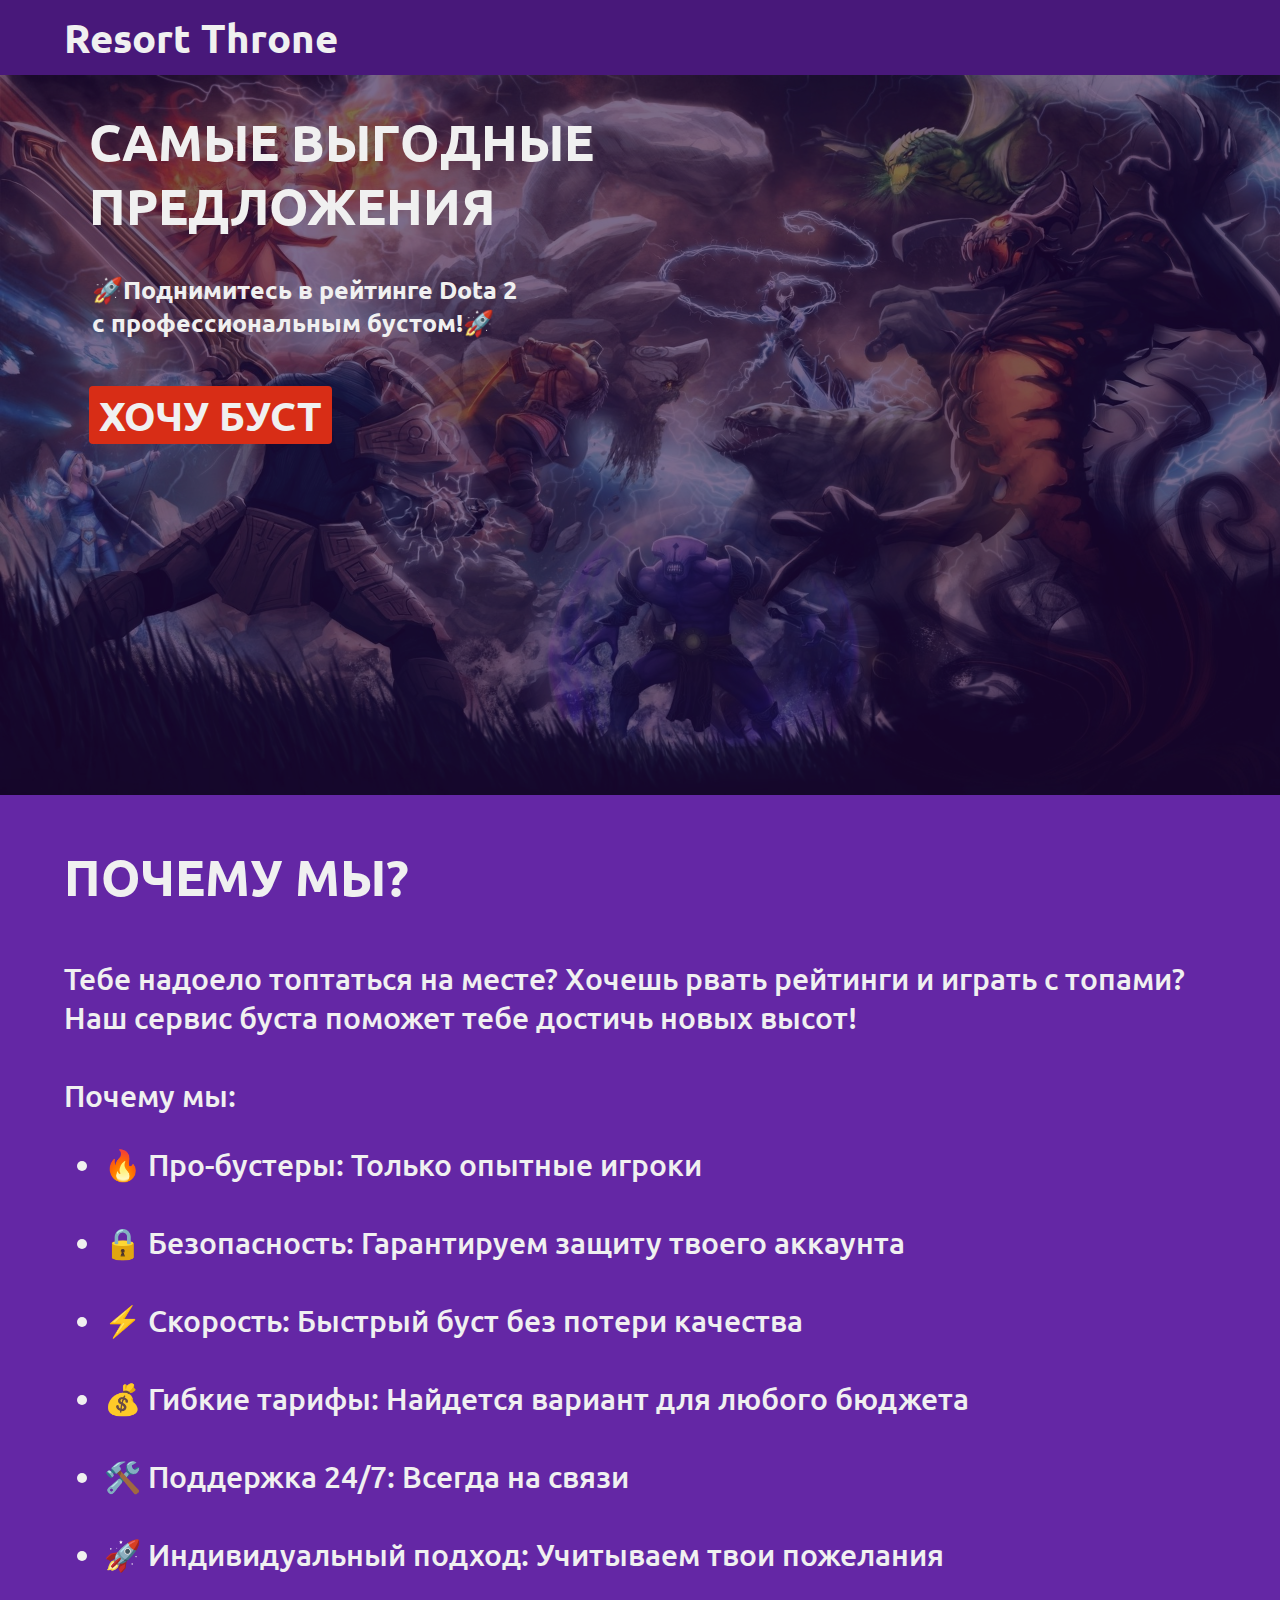
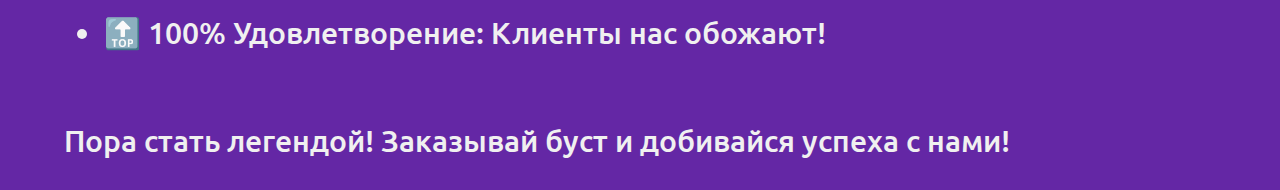
<file: index.html>
<!DOCTYPE html>
<html lang="en">
<head>
    <meta charset="UTF-8">
    <meta name="viewport" content="width=device-width, initial-scale=1.0">

    <link rel="shortcut icon" href="src/logo.jpg" type="image/x-icon">

    <link rel="preconnect" href="https://fonts.googleapis.com">
    <link rel="preconnect" href="https://fonts.gstatic.com" crossorigin>
    <link href="https://fonts.googleapis.com/css2?family=Ubuntu:ital,wght@0,300;0,400;0,500;0,700;1,300;1,400;1,500;1,700&display=swap" rel="stylesheet">
    
    <link rel="stylesheet" href="indexStyle.css">

    <title>Resort Throne - Буст рейтинга и аккаунтов Dota 2</title>
</head>
<body>
    <header>
        <div id="headerTitle">
            <p id="title">Resort Throne</p>
        </div>
    </header>

    <main>
        <div id="photoBackground"><img src="src/dota2photo.jpg" id="dota2photo" alt="dota 2 photo"></div>
        <div class="boostOption">
            <p id="boostText">САМЫЕ ВЫГОДНЫЕ<br>ПРЕДЛОЖЕНИЯ</p>
            <p id="boostAdText">
                🚀Поднимитесь в рейтинге Dota 2 <br> с профессиональным бустом!🚀
            </p>
            <a href="boost.html" id="boostButton">ХОЧУ БУСТ</a>
        </div>
    </main>

    <footer>
        <div>
            <p id="whyWe">ПОЧЕМУ МЫ?</p>
            <p class="textWhyWe">
                Тебе надоело топтаться на месте? Хочешь рвать рейтинги и играть с топами?<br>
                Наш сервис буста поможет тебе достичь новых высот!<br><br>
                Почему мы:
            </p>
            <ul class="textWhyWe">
                <li>🔥 Про-бустеры: Только опытные игроки</li><br>
                <li>🔒 Безопасность: Гарантируем защиту твоего аккаунта</li><br>
                <li>⚡ Скорость: Быстрый буст без потери качества</li><br>
                <li>💰 Гибкие тарифы: Найдется вариант для любого бюджета</li><br>
                <li>🛠️ Поддержка 24/7: Всегда на связи</li><br>
                <li>🚀 Индивидуальный подход: Учитываем твои пожелания</li><br>
                <li>🔝 100% Удовлетворение: Клиенты нас обожают!</li><br>
            </ul>
            <p class="textWhyWe">
                Пора стать легендой! Заказывай буст и добивайся успеха с нами!
            </p>
        </div>
    </footer>
</body>
</html>
</file>
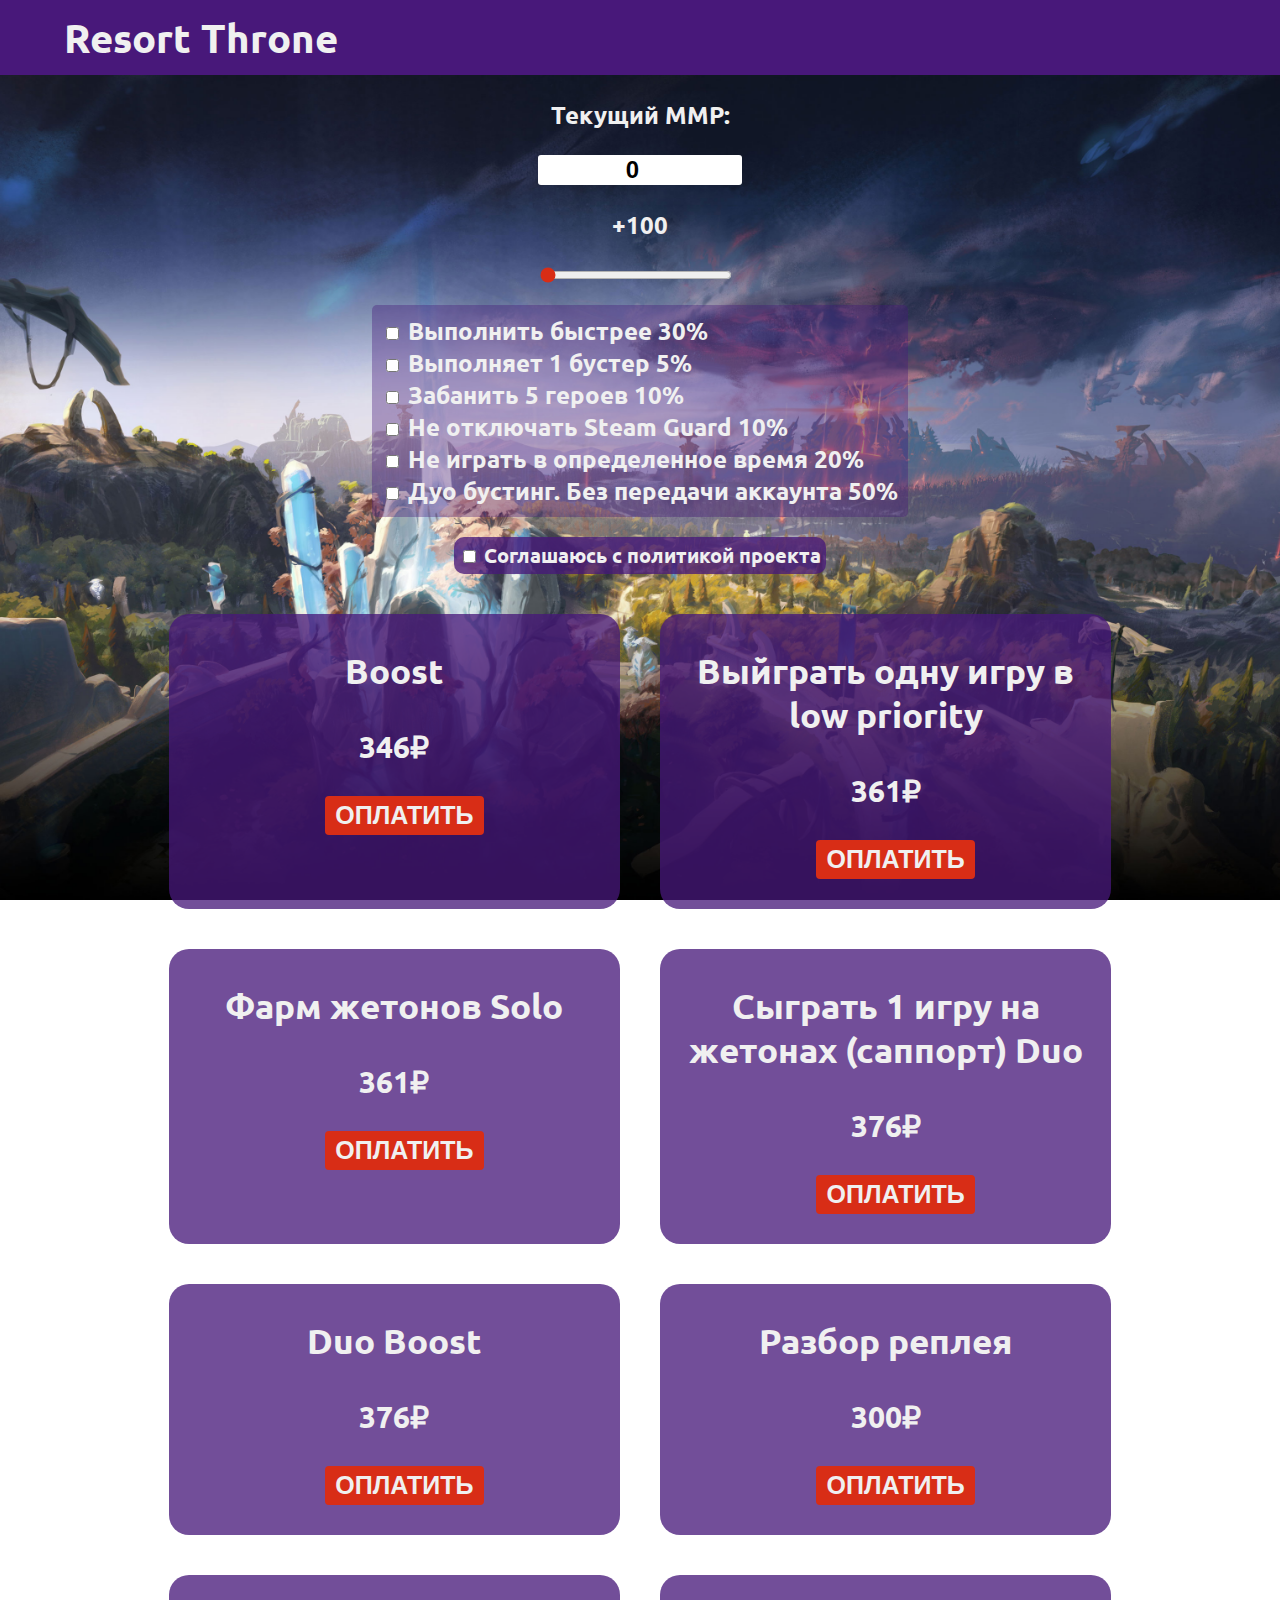
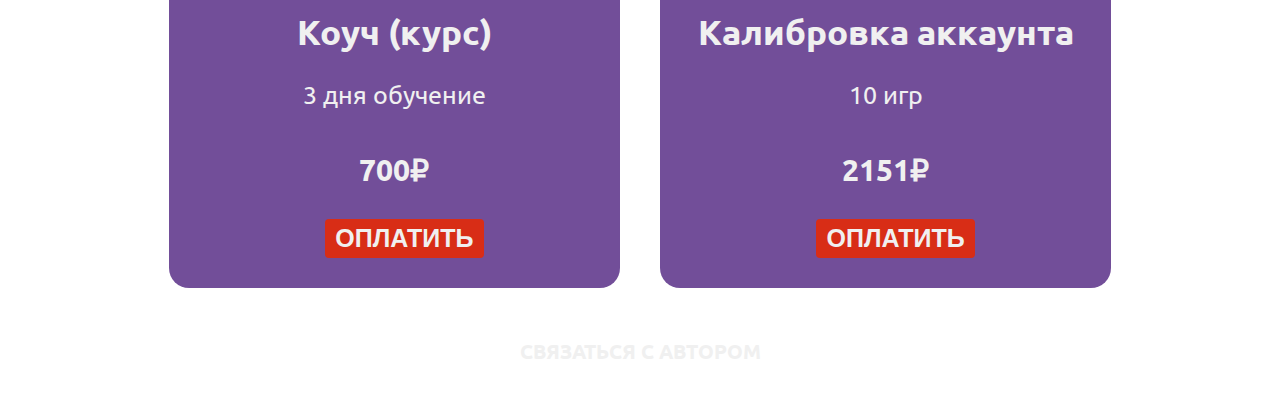
<file: boost.html>
<!DOCTYPE html>
<html lang="en">
<head>
    <meta charset="UTF-8">
    <meta name="viewport" content="width=device-width, initial-scale=1.0">

    <link rel="shortcut icon" href="src/logo.jpg" type="image/x-icon">

    <link rel="preconnect" href="https://fonts.googleapis.com">
    <link rel="preconnect" href="https://fonts.gstatic.com" crossorigin>
    <link href="https://fonts.googleapis.com/css2?family=Ubuntu:ital,wght@0,300;0,400;0,500;0,700;1,300;1,400;1,500;1,700&display=swap" rel="stylesheet">
    
    <link rel="stylesheet" href="boostStyle.css">
    
    <title>Resort Throne - Буст рейтинга и аккаунтов Dota 2</title>
</head>
<body onclick="controll()">
    <header>
        <div id="headerTitle">
            <p id="title">Resort Throne</p>
        </div>
    </header>

    <main>
        <div class="rating">
            <p id="playerRatingText">Текущий MMP:</p>
            <input type="number" max="8000" min="0" value="0" maxlength="4" name="playerRatingInputText" id="playerRatingInputText">
            <p id="playerRatingNumber"></p>
            <input type="range" name="playerRatingRange" min="100" max="8000" value="100" id="playerRatingRange">
        </div>

        <div class="options">
            <input type="checkbox" id="options1">
            <label for="options1">Выполнить быстрее 30%</label><br>

            <input type="checkbox" id="options2">
            <label for="options2">Выполняет 1 бустер 5%</label><br>

            <input type="checkbox" id="options3">
            <label for="options3">Забанить 5 героев 10%</label><br>

            <input type="checkbox" id="options4">
            <label for="options4">Не отключать Steam Guard 10%</label><br>

            <input type="checkbox" id="options5">
            <label for="options5">Не играть в определенное время 20%</label><br>

            <input type="checkbox" id="options6">
            <label for="options6">Дуо бустинг. Без передачи аккаунта 50%</label><br>
        </div>

        <div class="privacyPoliticsClass">
            <input type="checkbox" id="privacyPolitics">
            <label for="privacyPolitics">Соглашаюсь с политикой проекта</label>
        </div>

        <div class="allBoosts">

            <img src="src/QRcode.jpg" id="QRcodePhoto" alt="QR code">

            <div class="boost">
                <p id="boostName">Boost</p>
                <p class="boostPrice" id="Price1">45</p>
                <button id="boostPay" onclick="pay()">ОПЛАТИТЬ</button>
            </div>

            <div class="boost">
                <p id="boostName">Выйграть одну игру в low priority</p>
                <p class="boostPrice" id="Price2">50</p>
                <button id="boostPay" onclick="pay()">ОПЛАТИТЬ</button>
            </div>

            <div class="boost">
                <p id="boostName">Фарм жетонов Solo</p>
                <p class="boostPrice" id="Price3">50</p>
                <button id="boostPay" onclick="pay()">ОПЛАТИТЬ</button>
            </div>

            <div class="boost">
                <p id="boostName">Сыграть 1 игру на жетонах (саппорт) Duo</p>
                <p class="boostPrice" id="Price4">55</p>
                <button id="boostPay" onclick="pay()">ОПЛАТИТЬ</button>
            </div>

            <div class="boost">
                <p id="boostName">Duo Boost</p>
                <p class="boostPrice" id="Price5">55</p>
                <button id="boostPay" onclick="pay()">ОПЛАТИТЬ</button>
            </div>

            <div class="boost">
                <p id="boostName">Разбор реплея</p>
                <p class="boostPrice">300₽</p>
                <button id="boostPay" onclick="pay()">ОПЛАТИТЬ</button>
            </div>

            <div class="boost">
                <p id="boostName">Коуч (курс)</p>
                <p id="boostDescription">3 дня обучение</p>
                <p class="boostPrice">700₽</p>
                <button id="boostPay" onclick="pay()">ОПЛАТИТЬ</button>
            </div>

            <div class="boost">
                <p id="boostName">Калибровка аккаунта</p>
                <p id="boostDescription">10 игр</p>
                <p class="boostPrice" id="Price6">1800</p>
                <button id="boostPay" onclick="pay()">ОПЛАТИТЬ</button>
            </div>

        </div>
    </main>

    <footer>
        <div class="centerOfAuthorLink"><a href="https://web.telegram.org/a/#6020009951" id="authorLink">СВЯЗАТЬСЯ С АВТОРОМ</a></div>
    </footer>
    
    <script src="script.js"></script>
</body>
</html>
</file>
<file: indexStyle.css>
html, body {
    margin: 0;
    padding: 0;

    font-family: "Ubuntu", sans-serif;
    font-weight: 300;
    font-style: normal;

    display: block;
    background-color: rgb(100, 39, 165);
}

#headerTitle {
    width: 100%;
    padding: 1px 0px;

    background-color: rgb(72, 24, 122);
}
#title {
    color: rgb(240, 240, 240);
    font-weight: bold;
    margin: 7px 0px;
    text-align: left;
    padding-left: 5%;
    font-size: 24px;
}
#boostButton {
    color: rgb(240, 240, 240);
    background: rgb(216, 45, 22);

    text-decoration: none;
    text-align: center;
    padding: 3px 10px;
    width: fit-content;
    font-weight: bold;
    border-radius: 4px;
    font-size: 20px;

    margin-left: 5%;

    animation: sizeButton 2s infinite;

}
#boostButton:hover {
    text-decoration: underline;
}
@keyframes sizeButton {
    0% {
        font-size: 20px;
    }
    50% {
        font-size: 22px;
    }
    100% {
        font-size: 20px;
    }
}
#dota2photo {
    width: 100%;

    display: block;
    margin-left: auto;
    margin-right: auto;
    position: relative;
    opacity: 0.4;
}
#photoBackground {
    width: 100%;
    background-color: rgb(36, 9, 65);
}
#boostText {
    color: rgb(240, 240, 240);
    font-weight: bold;
    font-size: 25px;
    text-align: left;
    width: 100%;
    margin-left: 5%;
    margin-right: 5%;
}
.boostOption {
    position: absolute;
    top: 40px;
    left: 2%;
}
#boostAdText {
    color: rgb(240, 240, 240);
    font-weight: bold;
    font-size: 15px;
    margin: -15px 0px 25px 5.5%;
    width: 100%;
}
#whyWe {
    color: rgb(240, 240, 240);
    font-weight: bold;
    font-size: 25px;
    text-align: left;
    margin-left: 5%;
    margin-right: 5%;
}
.textWhyWe {
    color: rgb(240, 240, 240);
    font-weight: 500;
    font-size: 15px;
    text-align: left;
    margin-left: 5%;
    margin-right: 5%; 
}
@media screen and (min-width: 800px) {
    .textWhyWe {
        font-size: 30px;
    }
    #whyWe {
        font-size: 50px;
    }
    #title {
        margin: 10px 0px;
        font-size: 40px;
    }
    #boostButton {
        font-size: 40px;
    }
    @keyframes sizeButton {
        0% {
            font-size: 40px;
        }
        50% {
            font-size: 42px;
        }
        100% {
            font-size: 40px;
        }
    }
    #boostText {
        font-size: 50px;
    }
    .boostOption {
        top: 60px;
        left: 5%;
    }
    #boostAdText {
        font-size: 25px;
        margin: -15px 0px 50px 5.5%;
    }
}
@media screen and (max-width: 380px) {
    #whyWe {
        font-size: 15px;
    }
    .textWhyWe {
        font-size: 10px;
    }
    #title {
        margin: 5px 0px;
        font-size: 20px;
    }
    #boostButton {
        font-size: 10px;
    }
    @keyframes sizeButton {
        0% {
            font-size: 10px;
        }
        50% {
            font-size: 11px;
        }
        100% {
            font-size: 10px;
        }
    }
    #boostText {
        font-size: 15px;
    }
    .boostOption {
        top: 35px;
        left: 2%;
    }
    #boostAdText {
        font-size: 12px;
        margin: 0px 0px 15px 5.5%;
    }
}
</file>
<file: boostStyle.css>
html, body {
    margin: 0;
    padding: 0;

    font-family: "Ubuntu", sans-serif;
    font-style: normal;

    display: block;
    background-color: rgb(100, 39, 165);

    background: url("src/dota2photo2.jpg") no-repeat center center fixed;
    -webkit-background-size: cover;
    -moz-background-size: cover;
    -o-background-size: cover;
    background-size: cover;
}

#title {
    color: rgb(240, 240, 240);
    font-weight: bold;
    margin: 7px 0px;
    text-align: left;
    padding-left: 5%;
    font-size: 24px;
}
#headerTitle {
    width: 100%;
    padding: 1px 0px;

    background-color: rgb(72, 24, 122);
}

.boost {
    color: rgb(240, 240, 240);
    border: 0px;
    border-radius: 20px;
    background-color: rgba(71, 24, 122, 0.766);
    max-width: 200px;
    width: 80%;
    text-align: center;
    padding: 0px 2%;

    padding-bottom: 30px;
    margin: 20px;
    align-items: center;
}
#boostName {
    font-weight: bold;
    font-size: 17px;
}
#boostDescription {
    font-weight: 400;
    font-size: 12px;
    margin: -20px 30px 0px 30px;
    padding: 10px;
}
.boostPrice {
    font-weight: bold;
    font-size: 15px;
}
#boostPay {
    color: rgb(240, 240, 240);
    background: rgb(216, 45, 22);

    text-decoration: none;
    text-align: center;
    padding: 5px 10px;
    width: fit-content;
    font-weight: bold;
    border-radius: 4px;
    border: 0px;
    font-size: 12px;

    margin-left: 5%;
}
#boostPay:hover {
    text-decoration: underline;
}
.allBoosts {
    display: flex;
    flex-wrap: wrap;

    justify-content: center;
}
#QRcodePhoto {
    max-width: 300px;
    width: 70%;

    position: fixed;
    inset: 0px;
    margin: auto;
    display: none;
    border-radius: 10px;

    opacity: 0;
    animation: showUp 0.2s forwards;
}
#playerRatingNumber {
    text-align: center;
}
@keyframes showUp {
    0% {
        opacity: 0;
    }
    100% {
        opacity: 1;
        display: flex;
    }
}
@keyframes showUpNo {
    0% {
        opacity: 1;
    }
    100% {
        opacity: 0;
        display: none;
    }
}
#playerRatingRange {
    accent-color: rgb(216, 45, 22);
    margin-right: 10px;
}
.range {
    display: flex;
    position: relative;
    justify-content: center;
}
.rating {
    display: block;
    font-size: 20px;
    font-weight: bold;
    color: rgb(240, 240, 240);
    display: grid;
    justify-content: center;
    text-align: center;
}
#playerRatingInputText {
    text-align: center;
    font-weight: bold;
    border-radius: 3px;
    border: 0px;
    font-size: 24px;
    width: 200px;
}
.options {
    color: rgb(240, 240, 240);
    font-weight: bold;
    text-align: left;
    font-size: 20px;
    padding: 10px;
    margin: 20px;

    display: block;
    margin-left: auto;
    margin-right: auto;
    max-width: fit-content;
    width: 80%;

    border: 0px;
    border-radius: 5px;
    background-color: rgba(71, 24, 122, 0.374);
}
.privacyPoliticsClass {
    color: rgb(240, 240, 240);
    font-weight: bold;
    text-align: center;
    font-size: 15px;
    padding: 5px;
    margin: 20px;

    display: block;
    margin-left: auto;
    margin-right: auto;

    max-width: 160px;
    width: 80%;

    border: 0px;
    border-radius: 10px;
    background-color: rgba(71, 24, 122, 0.766);
}
#authorLink {
    color: rgb(240, 240, 240);
    font-weight: bold;
    font-size: 15px;
    text-decoration: none;

    display: block;
    text-align: center;

    margin: 30px;

    width: fit-content;
    height: fit-content;
}
#authorLink:hover {
    text-decoration: underline;
}
.centerOfAuthorLink {
    width: fit-content;
    display: block;
    margin-left: auto;
    margin-right: auto;
}
@media screen and (min-width: 800px) {
    #authorLink {
        font-size: 20px;
        top: 90%;
    }
    .options {
        font-size: 24px;
    }
    .privacyPoliticsClass {
        font-size: 20px;
        max-width: fit-content;
        width: 80%;
    }
    .rating {
        font-size: 24px;
    }
    #QRcodePhoto {
        max-width: 400px;
    }
    #title {
        margin: 10px 0px;
        font-size: 40px;
    }
    .boost {
        max-width: 400px;
    }
    #boostName {
        font-size: 35px;
    }
    #boostDescription {
        font-size: 25px;
    }
    .boostPrice {
        font-size: 30px;
    }
    #boostPay {
        font-size: 25px;  
    }
}
</file>
